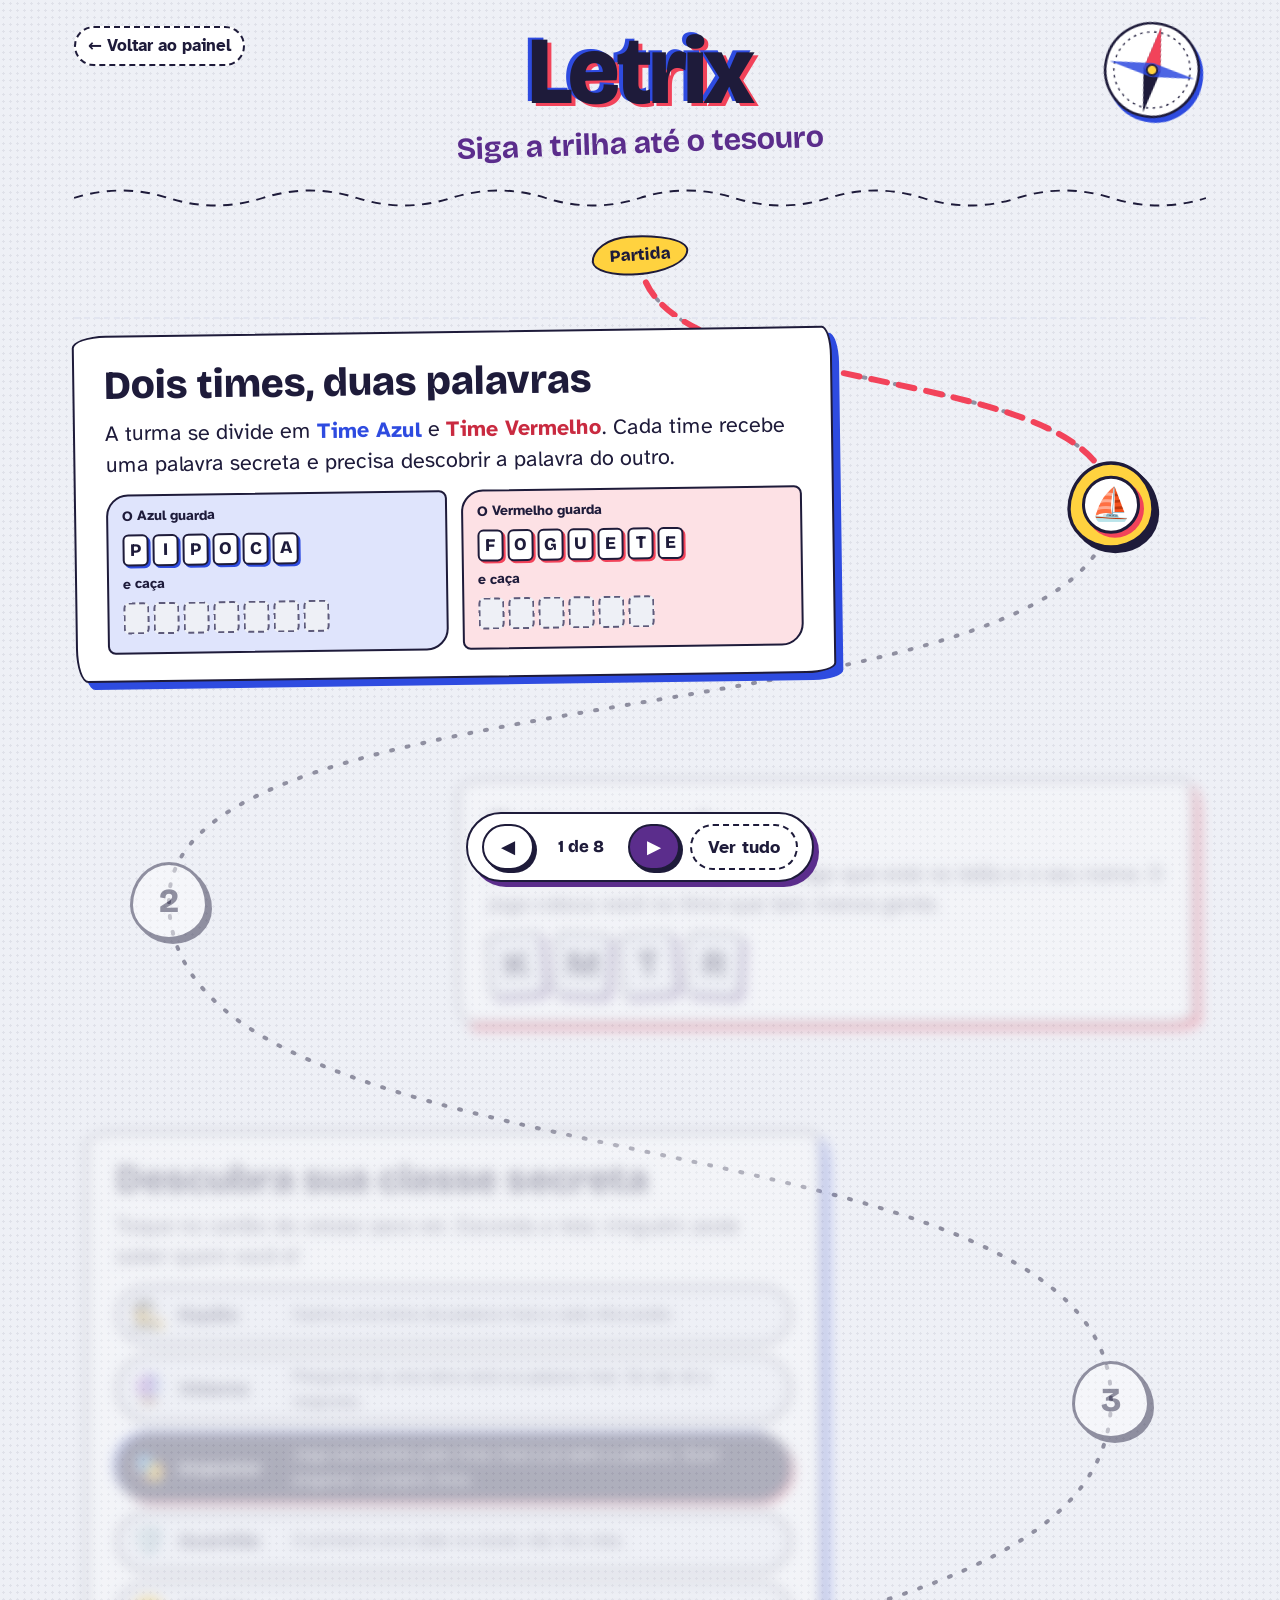
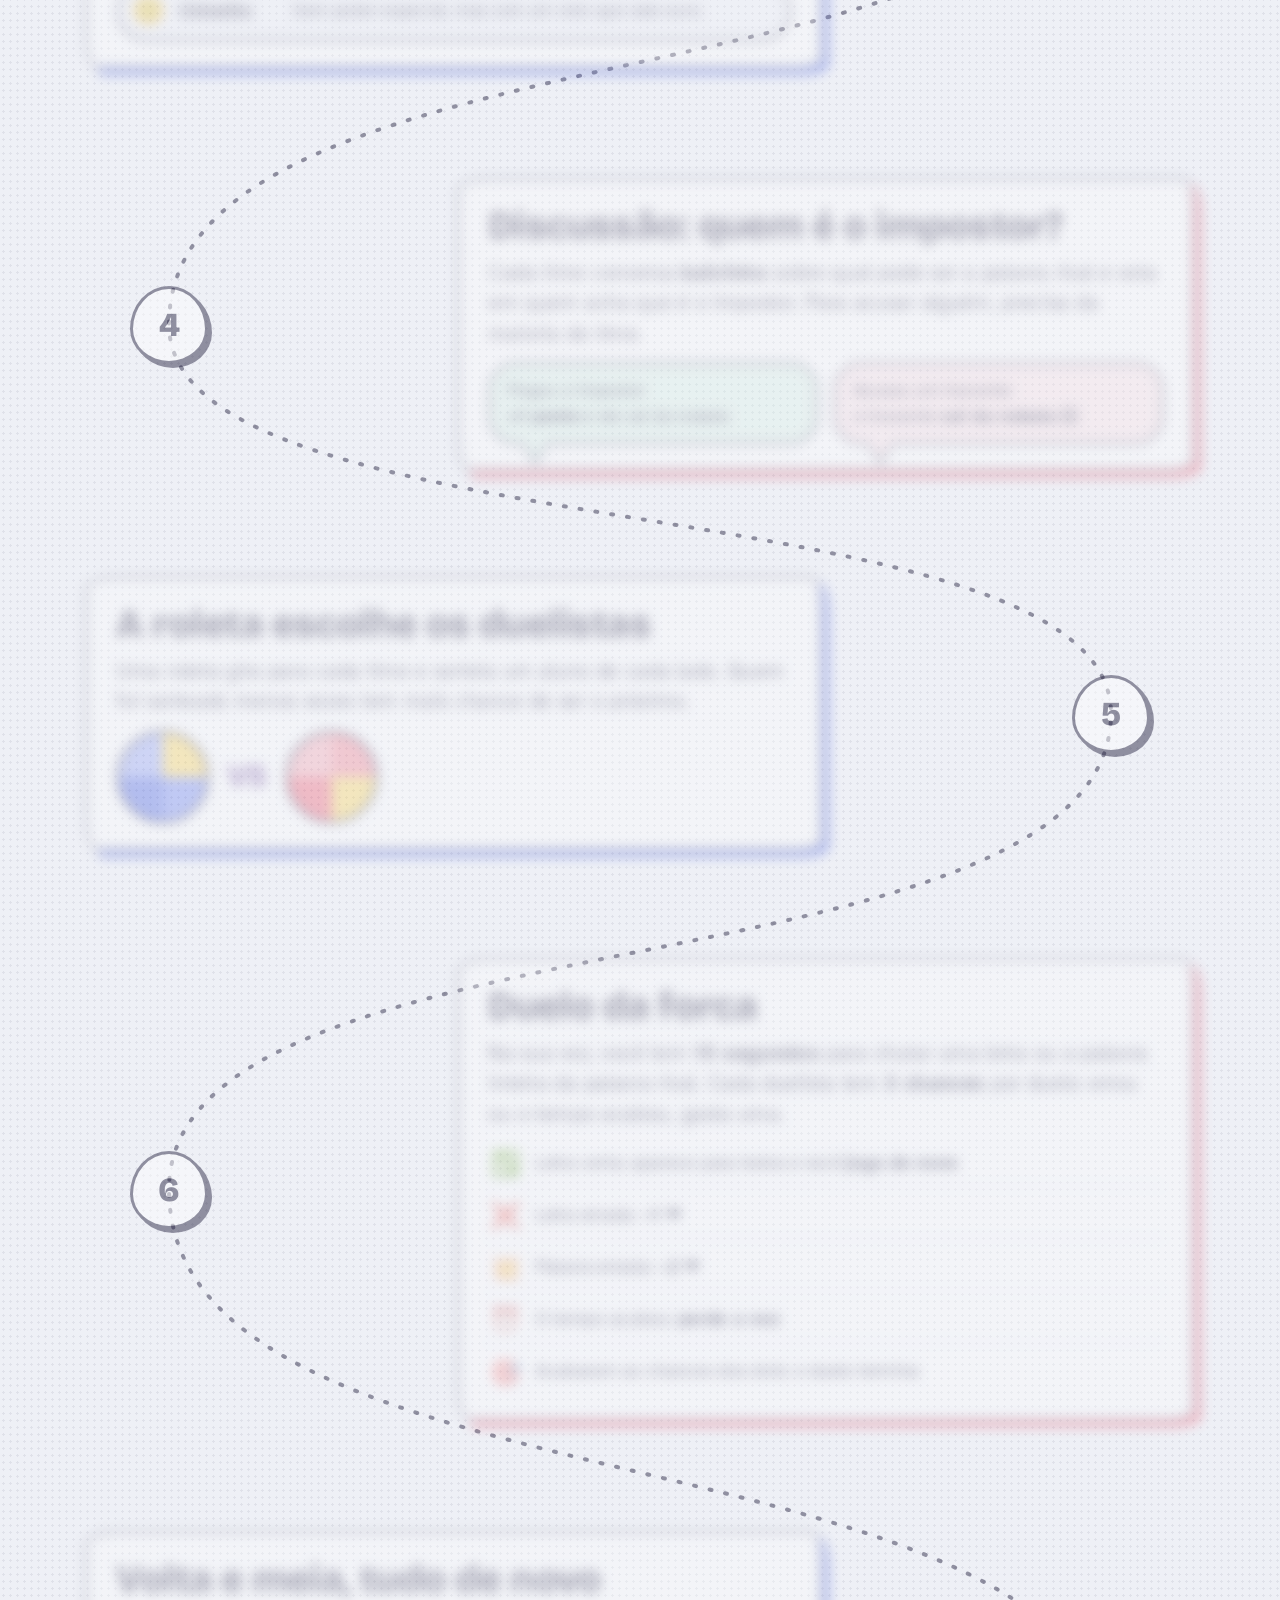
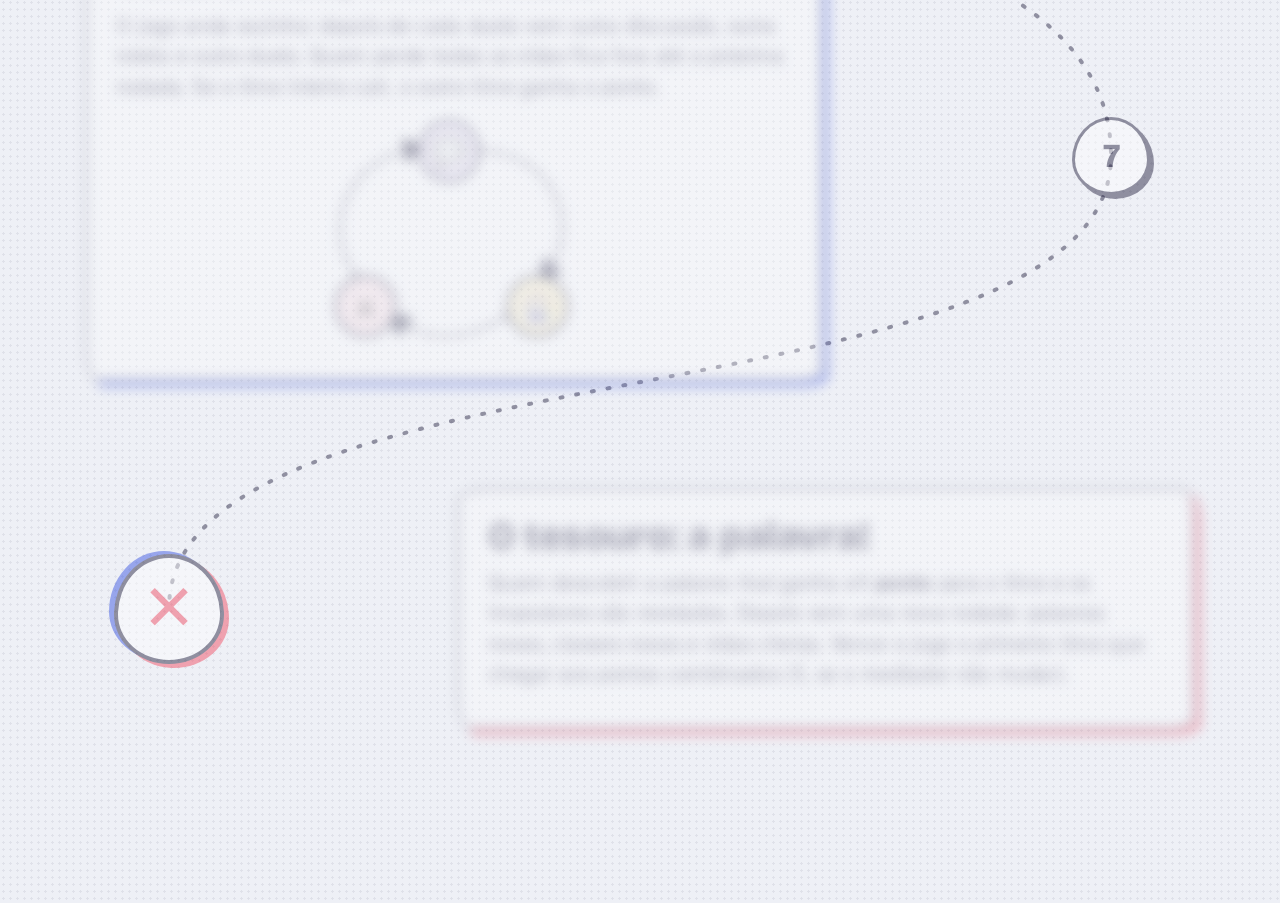
<file: como-jogar.html>
<!DOCTYPE html>
<html lang="pt-BR">
<head>
  <meta charset="UTF-8">
  <meta name="viewport" content="width=device-width, initial-scale=1.0">
  <title>Letrix — Como jogar</title>
  <link rel="preconnect" href="https://fonts.googleapis.com">
  <link rel="preconnect" href="https://fonts.gstatic.com" crossorigin>
  <link rel="stylesheet" href="https://fonts.googleapis.com/css2?family=Atkinson+Hyperlegible:wght@400;700&family=Bricolage+Grotesque:opsz,wght@12..96,700;12..96,800&display=swap">
  <link rel="stylesheet" href="css/style.css?v=2">
  <link rel="stylesheet" href="css/mapa.css?v=2">
</head>
<body class="mapa">

  <header class="map-head">
    <a class="back" id="back" href="professor.html">← Voltar ao painel</a>
    <div class="title-block">
      <h1 class="logo">Letrix</h1>
      <p class="tagline">Siga a trilha até o tesouro</p>
    </div>
    <svg class="compass" viewBox="0 0 120 120" aria-hidden="true">
      <circle cx="60" cy="60" r="54" fill="#fff" stroke="#1e1b3a" stroke-width="3"/>
      <circle cx="60" cy="60" r="44" fill="none" stroke="#1e1b3a" stroke-width="1.5" stroke-dasharray="3 5"/>
      <path d="M60 10 L70 60 L60 110 L50 60 Z" fill="#1e1b3a"/>
      <path d="M60 10 L70 60 L50 60 Z" fill="#f2435a"/>
      <path d="M10 60 L60 52 L110 60 L60 68 Z" fill="#2e4be0" opacity=".85"/>
      <circle cx="60" cy="60" r="6" fill="#ffd23f" stroke="#1e1b3a" stroke-width="2"/>
      <text x="60" y="8" text-anchor="middle" font-size="0">N</text>
    </svg>
    <svg class="coast" viewBox="0 0 1200 40" preserveAspectRatio="none" aria-hidden="true">
      <path d="M0 20 Q 50 0 100 20 T 200 20 T 300 20 T 400 20 T 500 20 T 600 20 T 700 20 T 800 20 T 900 20 T 1000 20 T 1100 20 T 1200 20"
            fill="none" stroke="#1e1b3a" stroke-width="2.5" stroke-dasharray="10 8"/>
    </svg>
  </header>

  <main class="map" id="map">
    <svg class="trail" id="trail" aria-hidden="true">
      <defs>
        <mask id="trail-mask" maskUnits="userSpaceOnUse">
          <path id="trail-reveal" fill="none" stroke="#fff" stroke-width="30" stroke-linecap="round"/>
        </mask>
      </defs>
      <path id="trail-bg" class="trail-bg"/>
      <path id="trail-done" class="trail-done" mask="url(#trail-mask)"/>
    </svg>
    <div class="start-mark" id="start">Partida</div>
    <div class="token" id="token" aria-hidden="true">⛵</div>

    <!-- 1 -->
    <section class="stop">
      <div class="stop-card">
        <h2>Dois times, duas palavras</h2>
        <p>A turma se divide em <b class="ink-a">Time Azul</b> e <b class="ink-b">Time Vermelho</b>.
          Cada time recebe uma palavra secreta e precisa descobrir a palavra do outro.</p>
        <div class="two-words">
          <div class="mini team-a">
            <small>O Azul guarda</small>
            <div class="mask small"><span class="slot open">P</span><span class="slot open">I</span><span class="slot open">P</span><span class="slot open">O</span><span class="slot open">C</span><span class="slot open">A</span></div>
            <small>e caça</small>
            <div class="mask small"><span class="slot"></span><span class="slot"></span><span class="slot"></span><span class="slot"></span><span class="slot"></span><span class="slot"></span><span class="slot"></span></div>
          </div>
          <div class="mini team-b">
            <small>O Vermelho guarda</small>
            <div class="mask small"><span class="slot open">F</span><span class="slot open">O</span><span class="slot open">G</span><span class="slot open">U</span><span class="slot open">E</span><span class="slot open">T</span><span class="slot open">E</span></div>
            <small>e caça</small>
            <div class="mask small"><span class="slot"></span><span class="slot"></span><span class="slot"></span><span class="slot"></span><span class="slot"></span><span class="slot"></span></div>
          </div>
        </div>
      </div>
      <button class="pin" type="button" aria-label="Parada 1">1</button>
    </section>

    <!-- 2 -->
    <section class="stop">
      <div class="stop-card">
        <h2>Entre na sala</h2>
        <p>Abra o link no celular, digite o código que está no telão e o seu nome.
          O jogo coloca você no time que tem menos gente.</p>
        <div class="code-tiles" aria-label="Exemplo de código">
          <span>K</span><span>M</span><span>T</span><span>R</span>
        </div>
      </div>
      <button class="pin" type="button" aria-label="Parada 2">2</button>
    </section>

    <!-- 3 -->
    <section class="stop">
      <div class="stop-card">
        <h2>Descubra sua classe secreta</h2>
        <p>Toque no cartão do celular para ver. Esconda a tela: ninguém pode saber quem você é!</p>
        <ul class="roles">
          <li><span class="r-emoji">🕵️</span><b>Espião</b><span>Ganha uma letra da palavra rival a cada discussão.</span></li>
          <li><span class="r-emoji">🔮</span><b>Vidente</b><span>Pergunta se uma letra está na palavra rival. Só ele vê a resposta.</span></li>
          <li class="r-impostor"><span class="r-emoji">🎭</span><b>Impostor</b><span>Joga escondido pelo time rival e já sabe a palavra. Quer enganar o próprio time.</span></li>
          <li><span class="r-emoji">🛡️</span><b>Guardião</b><span>O primeiro erro dele no duelo não tira vida.</span></li>
          <li><span class="r-emoji">🙂</span><b>Cidadão</b><span>Sem poder especial, mas com um voto que vale ouro.</span></li>
        </ul>
      </div>
      <button class="pin" type="button" aria-label="Parada 3">3</button>
    </section>

    <!-- 4 -->
    <section class="stop">
      <div class="stop-card">
        <h2>Discussão: quem é o impostor?</h2>
        <p>Cada time conversa <b>baixinho</b> sobre qual pode ser a palavra rival e vota em quem
          acha que é o impostor. Para acusar alguém, precisa da maioria do time.</p>
        <div class="outcomes">
          <div class="bubble good">Pegou o impostor<br><b>+1 ponto</b> e ele sai da rodada</div>
          <div class="bubble bad">Acusou um inocente<br>o inocente <b>sai da rodada</b> 😱</div>
        </div>
      </div>
      <button class="pin" type="button" aria-label="Parada 4">4</button>
    </section>

    <!-- 5 -->
    <section class="stop">
      <div class="stop-card">
        <h2>A roleta escolhe os duelistas</h2>
        <p>Uma roleta gira para cada time e sorteia um aluno de cada lado.
          Quem foi sorteado menos vezes tem mais chance de ser o próximo.</p>
        <div class="mini-wheels" aria-hidden="true">
          <div class="mini-wheel a"></div>
          <span class="vs-mini">VS</span>
          <div class="mini-wheel b"></div>
        </div>
      </div>
      <button class="pin" type="button" aria-label="Parada 5">5</button>
    </section>

    <!-- 6 -->
    <section class="stop">
      <div class="stop-card">
        <h2>Duelo da forca</h2>
        <p>Na sua vez, você tem <b>15 segundos</b> para chutar uma letra ou a palavra inteira da palavra rival.
          Cada duelista tem <b>3 chances</b> por duelo: errou ou o tempo acabou, gasta uma.</p>
        <ul class="rules">
          <li><span>✅</span>Letra certa: aparece para todos e você <b>joga de novo</b></li>
          <li><span>❌</span>Letra errada: <b>−1 ❤️</b></li>
          <li><span>💥</span>Palavra errada: <b>−2 ❤️</b></li>
          <li><span>⏰</span>O tempo acabou: <b>perde a vez</b></li>
          <li><span>🎯</span>Acabaram as chances dos dois: o duelo termina</li>
        </ul>
      </div>
      <button class="pin" type="button" aria-label="Parada 6">6</button>
    </section>

    <!-- 7 -->
    <section class="stop">
      <div class="stop-card">
        <h2>Volta e meia, tudo de novo</h2>
        <p>O jogo anda sozinho: depois de cada duelo vem outra discussão, outra roleta e outro duelo.
          Quem perde todas as vidas fica fora até a próxima rodada. Se o time inteiro cair, o outro time ganha o ponto.</p>
        <svg class="cycle" viewBox="0 0 260 200" role="img" aria-label="Discussão, roleta e duelo, em ciclo">
          <defs>
            <marker id="arrow" viewBox="0 0 10 10" refX="6" refY="5" markerWidth="7" markerHeight="7" orient="auto-start-reverse">
              <path d="M0 0 L10 5 L0 10 Z" fill="#1e1b3a"/>
            </marker>
          </defs>
          <path d="M150 30 C 215 30, 240 95, 205 135" fill="none" stroke="#1e1b3a" stroke-width="3" stroke-dasharray="7 6" marker-end="url(#arrow)"/>
          <path d="M175 168 C 140 190, 105 190, 80 170" fill="none" stroke="#1e1b3a" stroke-width="3" stroke-dasharray="7 6" marker-end="url(#arrow)"/>
          <path d="M48 135 C 18 95, 40 35, 100 28" fill="none" stroke="#1e1b3a" stroke-width="3" stroke-dasharray="7 6" marker-end="url(#arrow)"/>
          <g class="cyc"><circle cx="126" cy="30" r="25" fill="#ebe2f6" stroke="#1e1b3a" stroke-width="2.5"/><text x="126" y="39" text-anchor="middle" font-size="24">💬</text></g>
          <g class="cyc"><circle cx="200" cy="160" r="25" fill="#fff3c4" stroke="#1e1b3a" stroke-width="2.5"/><text x="200" y="169" text-anchor="middle" font-size="24">🎡</text></g>
          <g class="cyc"><circle cx="56" cy="160" r="25" fill="#fde1e5" stroke="#1e1b3a" stroke-width="2.5"/><text x="56" y="169" text-anchor="middle" font-size="24">⚔️</text></g>
        </svg>
      </div>
      <button class="pin" type="button" aria-label="Parada 7">7</button>
    </section>

    <!-- 8: tesouro -->
    <section class="stop treasure">
      <div class="stop-card">
        <h2>O tesouro: a palavra!</h2>
        <p>Quem descobrir a palavra rival ganha <b>+1 ponto</b> para o time e os impostores são revelados.
          Depois vem uma nova rodada: palavras novas, classes novas e vidas cheias.
          Vence o jogo o primeiro time que chegar aos pontos combinados (5, se o mediador não mudar).</p>
      </div>
      <button class="pin x" type="button" aria-label="Parada 8: tesouro">✕</button>
    </section>
  </main>

  <nav class="presenter" aria-label="Apresentação">
    <button id="prev" class="btn" type="button" aria-label="Parada anterior">◀</button>
    <span id="step-label" aria-live="polite">1 de 8</span>
    <button id="next" class="btn primary" type="button" aria-label="Próxima parada">▶</button>
    <button id="show-all" class="btn ghost" type="button">Ver tudo</button>
  </nav>

  <script src="js/mapa.js?v=2"></script>
</body>
</html>
</file>
<file: css/style.css>
/* =========================================================
   Letrix — visual "impressão risográfica"
   Dois times = duas tintas. Azul + vermelho sobrepostos = roxo (mediador / neutro).
   Sombras são "erro de registro" da impressora: blocos sólidos deslocados.
   ========================================================= */

:root {
  --paper: #eef0f6;
  --paper-2: #e2e5f0;
  --ink: #1e1b3a;
  --ink-soft: #5d5a7a;
  --blue: #2e4be0;
  --blue-tint: #dfe4fc;
  --red: #f2435a;
  --red-deep: #c92a40;
  --red-tint: #fde1e5;
  --over: #5b2d8c;          /* azul + vermelho */
  --over-tint: #ebe2f6;
  --yellow: #ffd23f;
  --green: #138a5b;
  --line: 2px solid var(--ink);
  --team: var(--over);      /* troca conforme o time */
  --team-tint: var(--over-tint);
  --display: 'Bricolage Grotesque', 'Arial Black', system-ui, sans-serif;
  --body: 'Atkinson Hyperlegible', 'Segoe UI', system-ui, sans-serif;
}
body.team-a, .team-a { --team: var(--blue); --team-tint: var(--blue-tint); }
body.team-b, .team-b { --team: var(--red); --team-tint: var(--red-tint); }

* { box-sizing: border-box; }

body {
  margin: 0;
  min-height: 100vh;
  font-family: var(--body);
  font-size: 1.05rem;
  line-height: 1.45;
  color: var(--ink);
  background-color: var(--paper);
  /* retícula leve, como papel impresso */
  background-image: radial-gradient(rgba(30, 27, 58, .07) 1px, transparent 1.2px);
  background-size: 7px 7px;
}
/* faixa de tinta no topo: mostra de que time é este celular */
body.aluno { border-top: 10px solid var(--team); }

.container { max-width: 1120px; margin: 0 auto; padding: 20px 16px 32px; }
.container.narrow { max-width: 520px; }

h1, h2, h3 { font-family: var(--display); line-height: 1.1; margin: 0 0 12px; }
h2 { font-size: 1.5rem; font-weight: 800; }
h3 { font-size: 1.15rem; font-weight: 700; }
small { font-size: .88rem; }
.muted { color: var(--ink-soft); }
.error { color: var(--red-deep); font-weight: 700; min-height: 1.2em; }

:focus-visible { outline: 3px solid var(--yellow); outline-offset: 2px; box-shadow: 0 0 0 5px var(--ink); }

/* ---------- Folhas (cards) ---------- */
.card {
  background: #fff;
  border: var(--line);
  border-radius: 6px;
  padding: 18px;
  margin-bottom: 18px;
  box-shadow: 5px 5px 0 var(--team);
}
.card.team-a, .card.team-b { box-shadow: 6px 6px 0 var(--team); }

/* ---------- Logo com erro de registro ---------- */
.logo {
  font-family: var(--display);
  font-size: clamp(3rem, 14vw, 4.6rem);
  font-weight: 800;
  letter-spacing: -.03em;
  line-height: .95;
  margin: 0 0 10px;
  color: var(--ink);
  text-shadow: -4px -2px 0 var(--blue), 4px 3px 0 var(--red);
}

/* ---------- Entrada ---------- */
.join { text-align: center; margin-top: 7vh; padding: 28px 22px; box-shadow: 8px 8px 0 var(--over); }
.join h2 { font-size: 1.2rem; color: var(--over); }

label { display: block; text-align: left; font-weight: 700; margin: 12px 0; }
input {
  width: 100%;
  margin-top: 6px;
  padding: 12px 14px;
  font: inherit;
  font-size: 1.1rem;
  color: var(--ink);
  background: var(--paper);
  border: var(--line);
  border-radius: 6px;
  outline: none;
}
input:focus { background: #fff; box-shadow: 3px 3px 0 var(--team); }
#join-code, #open-code {
  font-family: var(--display);
  font-size: 1.6rem;
  font-weight: 800;
  text-transform: uppercase;
  letter-spacing: .3em;
  text-align: center;
}
label.inline { display: flex; align-items: center; justify-content: space-between; gap: 10px; font-weight: 400; }
label.inline input { width: 84px; margin: 0; text-align: center; font-weight: 700; }

/* ---------- Botões: carimbos que afundam ---------- */
.btn {
  font-family: var(--body);
  font-size: 1rem;
  font-weight: 700;
  padding: 10px 16px;
  color: var(--ink);
  background: #fff;
  border: var(--line);
  border-radius: 6px;
  box-shadow: 3px 3px 0 var(--ink);
  cursor: pointer;
  transition: transform .08s, box-shadow .08s;
}
.btn:hover:not(:disabled) { background: var(--paper); }
.btn:active:not(:disabled) { transform: translate(3px, 3px); box-shadow: 0 0 0 var(--ink); }
.btn:disabled { opacity: .4; cursor: not-allowed; box-shadow: none; }
.btn.primary, .btn.talk-btn { background: var(--over); color: #fff; }
.btn.primary:hover:not(:disabled), .btn.talk-btn:hover:not(:disabled) { background: #4a2273; }
.btn.spin { background: var(--yellow); }
.btn.spin:hover:not(:disabled) { background: #ffc800; }
.btn.danger { color: var(--red-deep); }
.btn.danger-solid { background: var(--red); color: #fff; }
.btn.ghost { background: transparent; box-shadow: none; border-style: dashed; }
.btn.big { width: 100%; padding: 15px; font-size: 1.15rem; margin-top: 10px; }
.btn.small { padding: 4px 9px; font-size: .85rem; box-shadow: 2px 2px 0 var(--ink); }
.btn.small:active:not(:disabled) { transform: translate(2px, 2px); }
#leave { display: block; margin: 8px auto 24px; }

.row { display: flex; gap: 8px; flex-wrap: wrap; align-items: center; }
.row.between { justify-content: space-between; }
.row input { flex: 1; margin: 0; }

/* ---------- Barra do topo ---------- */
.topbar {
  display: flex;
  align-items: center;
  justify-content: space-between;
  flex-wrap: wrap;
  gap: 10px 14px;
  margin-bottom: 18px;
  padding: 12px 16px;
  background: #fff;
  border: var(--line);
  border-radius: 6px;
}
.aluno .topbar strong { font-family: var(--display); font-size: 1.3rem; font-weight: 800; }
.chip {
  padding: 4px 12px;
  border-radius: 999px;
  background: var(--team);
  color: #fff;
  font-weight: 700;
  font-size: .95rem;
}
.professor .chip { background: var(--over); }

.code {
  font-family: var(--display);
  font-size: 3rem;
  font-weight: 800;
  letter-spacing: .14em;
  line-height: 1;
  color: var(--ink);
  text-shadow: -3px -1px 0 var(--blue), 3px 2px 0 var(--red);
}
.join-link { flex: 1; min-width: 200px; word-break: break-all; font-weight: 700; }

/* ---------- Placar: duas tintas lado a lado ---------- */
.scoreboard {
  display: grid;
  grid-template-columns: 1fr 1fr;
  margin-bottom: 18px;
  border: var(--line);
  border-radius: 6px;
  overflow: hidden;
  box-shadow: 5px 5px 0 var(--ink);
}
.score {
  padding: 10px 14px;
  color: #fff;
  font-weight: 700;
  display: flex;
  flex-direction: column;
  align-items: center;
}
.score.team-a { background: var(--blue); }
.score.team-b { background: var(--red); border-left: var(--line); }
.score b {
  font-family: var(--display);
  font-size: 2.6rem;
  font-weight: 800;
  line-height: 1;
  font-variant-numeric: tabular-nums;
}
.scoreboard.big .score { padding: 14px; }
.scoreboard.big .score b { font-size: 4.4rem; }
.score .row { justify-content: center; margin-top: 6px; }
.score .btn.small { background: rgba(255, 255, 255, .92); }

/* ---------- Status ---------- */
.status {
  text-align: center;
  font-family: var(--display);
  font-size: 1.25rem;
  font-weight: 700;
  background: var(--team-tint);
}
.pulse { animation: pulse 1s infinite alternate; }
@keyframes pulse { to { transform: scale(1.025); } }

/* ---------- Palavras ---------- */
.big-word {
  font-family: var(--display);
  font-size: 2.2rem;
  font-weight: 800;
  text-align: center;
  letter-spacing: .06em;
  margin: 4px 0;
  word-break: break-word;
  color: var(--team);
}
.my-word { background: var(--team-tint); border-style: dashed; box-shadow: none; }

/* Peças da forca: o elemento principal do jogo */
.mask { display: flex; flex-wrap: wrap; justify-content: center; gap: 6px; margin: 14px 0; }
.slot {
  width: 40px;
  height: 50px;
  display: inline-flex;
  align-items: center;
  justify-content: center;
  font-family: var(--display);
  font-size: 1.8rem;
  font-weight: 800;
  background: var(--paper);
  border: 2px dashed var(--ink-soft);
  border-radius: 6px;
}
.slot.open {
  background: #fff;
  border: var(--line);
  box-shadow: 3px 3px 0 var(--team);
  color: var(--ink);
  animation: stamp .35s ease-out;
}
.slot.dash { border: none; background: none; }
.piece { display: inline-flex; gap: inherit; }
.gap { width: 16px; }
.mask.small { gap: 4px; margin: 8px 0; }
.mask.small .slot { width: 26px; height: 32px; font-size: 1.1rem; }
.mask.small .slot.open { box-shadow: 2px 2px 0 var(--team); }
@keyframes stamp {
  0% { transform: scale(1.6) rotate(-6deg); opacity: 0; }
  70% { transform: scale(.94); opacity: 1; }
  100% { transform: scale(1); }
}

/* No painel, cada palavra é atacada pelo time rival: a peça leva a cor de quem descobriu */
.masks { display: grid; grid-template-columns: 1fr 1fr; gap: 16px; margin-top: 14px; }
.masks > div { background: var(--paper); border: var(--line); border-radius: 6px; padding: 12px; }
.masks > div:first-child { --team: var(--red); }
.masks > div:last-child { --team: var(--blue); }

/* ---------- Duelo ---------- */
.duel { text-align: center; box-shadow: 6px 6px 0 var(--yellow), 6px 6px 0 2px var(--ink); }
.duelists { display: flex; align-items: center; gap: 8px; }
.duelist-card {
  flex: 1;
  min-width: 0;
  padding: 10px;
  background: var(--team-tint);
  border: var(--line);
  border-radius: 6px;
  transition: transform .2s, box-shadow .2s, background .2s;
}
.duelist-card b {
  display: block;
  font-family: var(--display);
  font-size: 1.2rem;
  font-weight: 800;
  overflow-wrap: anywhere;
}
.duelist-card.active {
  background: var(--yellow);
  transform: translate(-2px, -2px);
  box-shadow: 5px 5px 0 var(--team);
}
.hearts { font-size: 1rem; letter-spacing: 1px; }
.vs-small { font-family: var(--display); font-weight: 800; font-size: 1.3rem; color: var(--over); }

.turn { font-family: var(--display); font-size: 1.35rem; font-weight: 800; margin: 14px 0 6px; }
.event { font-weight: 700; min-height: 1.4em; padding: 6px; }
.callout {
  background: var(--yellow);
  border: var(--line);
  border-radius: 6px;
  padding: 12px;
  font-family: var(--display);
  font-weight: 800;
  font-size: 1.2rem;
  margin: 10px 0;
  animation: pulse .6s infinite alternate;
}

/* ---------- Cronômetro: régua que encolhe ---------- */
.timer {
  position: relative;
  height: 32px;
  margin: 10px auto;
  max-width: 520px;
  background: var(--paper);
  border: var(--line);
  border-radius: 6px;
  overflow: hidden;
}
.timer-bar {
  height: 100%;
  width: 100%;
  background: var(--team);
  background-image: repeating-linear-gradient(-45deg, transparent 0 8px, rgba(255, 255, 255, .18) 8px 16px);
  transition: width .25s linear;
}
.timer-num {
  position: absolute;
  inset: 0;
  display: flex;
  align-items: center;
  justify-content: center;
  font-family: var(--display);
  font-weight: 800;
  font-size: 1.1rem;
  color: var(--ink);
  text-shadow: 0 0 4px #fff, 0 0 2px #fff;
}
.timer.urgent .timer-bar { background-color: var(--red); }
.timer.urgent .timer-num { animation: pulse .5s infinite alternate; }

/* ---------- Teclado ---------- */
.keyboard { display: grid; grid-template-columns: repeat(7, 1fr); gap: 6px; margin: 12px 0; }
.key {
  padding: 11px 0;
  font-family: var(--display);
  font-size: 1.25rem;
  font-weight: 800;
  color: var(--ink);
  background: #fff;
  border: var(--line);
  border-radius: 6px;
  box-shadow: 0 3px 0 var(--ink);
  cursor: pointer;
  transition: transform .06s, box-shadow .06s;
}
.key:not(:disabled):hover { background: var(--yellow); }
.key:not(:disabled):active { transform: translateY(3px); box-shadow: 0 0 0 var(--ink); }
.key:disabled { cursor: not-allowed; box-shadow: none; transform: translateY(3px); }
.key.hit { background: var(--green); color: #fff; }
.key.miss { background: var(--paper-2); color: var(--ink-soft); text-decoration: line-through; }
.key:disabled:not(.hit):not(.miss) { opacity: .4; }

.word-form { display: flex; gap: 8px; margin-bottom: 10px; }
.word-form input { margin: 0; }
.word-form .btn { white-space: nowrap; }

/* ---------- Listas ---------- */
.guess-list { list-style: none; padding: 0; margin: 12px 0 0; text-align: left; max-height: 260px; overflow-y: auto; }
.guess-list li {
  padding: 7px 12px;
  margin-bottom: 6px;
  background: var(--team-tint);
  border-left: 5px solid var(--team);
  border-radius: 0 6px 6px 0;
}
.guess-list li.muted { background: none; border: none; }

.names { list-style: none; padding: 0; margin: 0; display: flex; flex-wrap: wrap; gap: 8px; }
.names li { padding: 5px 12px; background: var(--team-tint); border: 1.5px solid var(--ink); border-radius: 999px; }
.names li.out, .players li.out { opacity: .45; text-decoration: line-through; }

/* ---------- Painel do mediador ---------- */
.grid { display: grid; grid-template-columns: 1fr 1fr; gap: 18px; margin-bottom: 18px; }
.grid > .card { margin-bottom: 0; }
.grid.tight { margin-bottom: 0; }

.current { margin-top: 14px; display: grid; gap: 8px; padding-top: 12px; border-top: 2px dashed var(--paper-2); }
.secret { filter: blur(7px); user-select: none; transition: filter .2s; }
.secret.visible { filter: none; user-select: auto; }

.controls { display: grid; gap: 8px; margin-bottom: 14px; }
.controls .btn.big { margin-top: 0; }

.arena { text-align: center; padding: 20px; }
.wheels { display: flex; align-items: flex-start; justify-content: center; gap: 16px; flex-wrap: wrap; }
.wheel-box { text-align: center; width: 300px; max-width: 100%; }
.wheel-box h3 { color: var(--team); font-size: 1.3rem; }
.wheel-box canvas { max-width: 100%; height: auto; }
.wheel-box .duelist-card { margin-top: 10px; }
.vs {
  align-self: center;
  font-family: var(--display);
  font-size: 3.4rem;
  font-weight: 800;
  color: var(--ink);
  text-shadow: -3px -1px 0 var(--blue), 3px 2px 0 var(--red);
}
.message { font-family: var(--display); font-size: 1.35rem; font-weight: 800; color: var(--over); min-height: 1.4em; }

.players { list-style: none; padding: 0; margin: 0; }
.players li {
  display: flex;
  justify-content: space-between;
  align-items: center;
  gap: 8px;
  padding: 8px 0;
  border-bottom: 1.5px dashed var(--paper-2);
}
.players li:last-child { border-bottom: none; }
.players li > span:first-child { display: flex; flex-wrap: wrap; align-items: baseline; gap: 4px 8px; font-weight: 700; }
.players li small { font-weight: 400; }
.players li > span:last-child { white-space: nowrap; }

/* ---------- Classe secreta: envelope lacrado ---------- */
.role-card {
  cursor: pointer;
  text-align: center;
  user-select: none;
  border-style: dashed;
  box-shadow: 5px 5px 0 var(--over);
  background-image: repeating-linear-gradient(45deg, transparent 0 10px, rgba(91, 45, 140, .05) 10px 20px);
}
.role-cover { font-size: 1.1rem; padding: 10px; }
.role-name { font-family: var(--display); font-size: 2rem; font-weight: 800; margin-bottom: 4px; }
.role-extra { margin: 10px 0; }
.role-extra .reveal {
  display: inline-block;
  font-family: var(--display);
  font-size: 1.5rem;
  padding: 0 6px;
  background: var(--yellow);
}
.role-card.role-impostor {
  border-style: solid;
  box-shadow: -5px -3px 0 var(--blue), 5px 4px 0 var(--red); /* registro "errado": nem um time, nem outro */
}
.role-card.role-espiao { box-shadow: 5px 5px 0 var(--green); }
.role-card.role-vidente { box-shadow: 5px 5px 0 var(--over); }
.role-card.role-guardiao { box-shadow: 5px 5px 0 var(--yellow), 5px 5px 0 2px var(--ink); }

/* ---------- Discussão e votação ---------- */
.talk { text-align: center; box-shadow: 6px 6px 0 var(--over); }
.talk h2 { color: var(--over); }
.talk h3 { margin-top: 18px; }
.vision { background: var(--over-tint); border: 2px dashed var(--over); border-radius: 6px; padding: 12px; margin-top: 14px; }
.vote-list { display: grid; gap: 8px; margin: 8px 0; }
.vote {
  display: flex;
  justify-content: space-between;
  padding: 12px 16px;
  font: inherit;
  font-weight: 700;
  color: var(--ink);
  background: #fff;
  border: var(--line);
  border-radius: 6px;
  box-shadow: 3px 3px 0 var(--ink);
  cursor: pointer;
}
.vote.chosen { background: var(--ink); color: #fff; box-shadow: 3px 3px 0 var(--team); }
.vote:disabled { opacity: .45; cursor: not-allowed; box-shadow: none; }
.vote-tally { list-style: none; padding: 0; margin: 0; text-align: left; }
.vote-tally li { display: flex; justify-content: space-between; padding: 6px 0; border-bottom: 1.5px dashed var(--paper-2); }

/* ---------- Efeitos das jogadas ---------- */
body::after {
  content: '';
  position: fixed;
  inset: 0;
  pointer-events: none;
  opacity: 0;
  z-index: 20;
}
body.fx-hit::after { background: rgba(19, 138, 91, .3); animation: flash .6s; }
body.fx-miss::after { background: rgba(242, 67, 90, .38); animation: flash .6s; }
body.fx-out::after { background: rgba(30, 27, 58, .6); animation: flash 1.2s; }
body.fx-win::after { background: rgba(255, 210, 63, .55); animation: flash 1.5s 2; }
body.fx-spin::after { background: rgba(91, 45, 140, .28); animation: flash .8s; }
body.fx-miss .container, body.fx-out .container { animation: shake .45s; }
body.fx-win .container { animation: bounce .6s 2; }
@keyframes flash { 0% { opacity: 1; } 100% { opacity: 0; } }
@keyframes shake {
  20%, 60% { transform: translateX(-10px); }
  40%, 80% { transform: translateX(10px); }
}
@keyframes bounce { 50% { transform: scale(1.02); } }

#toast {
  position: fixed;
  left: 50%;
  bottom: 24px;
  transform: translate(-50%, 140px);
  max-width: calc(100% - 32px);
  padding: 12px 20px;
  background: var(--ink);
  color: #fff;
  font-weight: 700;
  border-radius: 6px;
  box-shadow: 4px 4px 0 var(--yellow);
  transition: transform .25s;
  z-index: 30;
}
#toast.show { transform: translate(-50%, 0); }

/* ---------- Celular ---------- */
@media (max-width: 760px) {
  .grid, .masks { grid-template-columns: 1fr; }
  .vs { width: 100%; font-size: 2.4rem; }
  .code { font-size: 2.2rem; }
  .scoreboard.big .score b { font-size: 3rem; }
  .slot { width: 32px; height: 42px; font-size: 1.4rem; }
}
@media (max-width: 400px) {
  .slot { width: 27px; height: 36px; font-size: 1.2rem; }
  .keyboard { gap: 4px; }
  .key { font-size: 1.1rem; padding: 10px 0; }
  .word-form { flex-direction: column; }
}

@media (prefers-reduced-motion: reduce) {
  *, *::before, *::after { animation: none !important; transition: none !important; }
}

a.btn { display: inline-block; text-align: center; text-decoration: none; }
a.btn.big { display: block; }

/* ---------- Menu do topo (painel do mediador) ---------- */
.menu {
  display: flex;
  align-items: center;
  justify-content: space-between;
  gap: 16px;
  padding: 10px max(16px, calc((100% - 1088px) / 2));  /* alinha com o conteúdo */
  background: #fff;
  border-bottom: var(--line);
  box-shadow: 0 4px 0 var(--over);
  margin-bottom: 8px;
}
.menu-brand {
  font-family: var(--display);
  font-size: 1.6rem;
  font-weight: 800;
  letter-spacing: -.02em;
  text-shadow: -2px -1px 0 var(--blue), 2px 2px 0 var(--red);
}
.menu-link {
  font-family: var(--display);
  font-size: 1.15rem;
  font-weight: 700;
  color: var(--ink);
  text-decoration: none;
  padding: 6px 16px;
  border: 2px solid transparent;
  border-radius: 999px;
}
.menu-link:hover { background: var(--yellow); border-color: var(--ink); }

/* ---------- Ciclo automático ---------- */
.goal {
  margin: -6px 0 16px;
  text-align: center;
  font-family: var(--display);
  font-weight: 700;
  color: var(--over);
}
.chances { font-weight: 700; color: var(--ink-soft); margin-bottom: 4px; }
.next-info {
  min-height: 1.4em;
  margin: 6px 0 0;
  font-family: var(--display);
  font-weight: 700;
  color: var(--over);
}
.run-controls { flex-wrap: nowrap; }
.run-controls .btn.big { margin-top: 0; }
.status.final { background: var(--yellow); font-size: 1.5rem; }

textarea {
  width: 100%;
  margin-top: 6px;
  padding: 10px 12px;
  font: inherit;
  color: var(--ink);
  background: var(--paper);
  border: var(--line);
  border-radius: 6px;
  resize: vertical;
  outline: none;
}
textarea:focus { background: #fff; box-shadow: 3px 3px 0 var(--over); }
.secret:focus { filter: none; user-select: auto; }   /* dá para editar mesmo com os segredos escondidos */

/* Mediador: faixa de aviso quando o jogo está pausado */
body.professor.paused .arena { box-shadow: 6px 6px 0 var(--yellow), 6px 6px 0 2px var(--ink); }
body.professor.paused .arena::before {
  content: '⏸ Jogo pausado';
  display: block;
  margin: -20px -20px 16px;
  padding: 8px;
  font-family: var(--display);
  font-weight: 800;
  background: var(--yellow);
  border-bottom: var(--line);
}

/* Aluno: tela de pausa por cima de tudo */
.paused-overlay {
  position: fixed;
  inset: 0;
  z-index: 25;
  display: grid;
  place-items: center;
  padding: 16px;
  background: rgba(238, 240, 246, .88);
  backdrop-filter: blur(3px);
}
.paused-overlay[hidden] { display: none; }
.paused-card {
  max-width: 360px;
  padding: 26px 24px;
  text-align: center;
  background: #fff;
  border: var(--line);
  border-radius: 30px 10px 30px 10px;
  box-shadow: 7px 7px 0 var(--yellow), 7px 7px 0 2px var(--ink);
}
.paused-icon { font-size: 3rem; line-height: 1; margin-bottom: 8px; }

/* ---------- Menu: links lado a lado ---------- */
.menu-links { display: flex; align-items: center; gap: 6px; }
button.menu-link { background: none; cursor: pointer; }

/* ---------- QR Code em tela cheia ---------- */
.qr-modal {
  position: fixed;
  inset: 0;
  z-index: 40;
  display: grid;
  place-items: center;
  padding: 16px;
  background: rgba(238, 240, 246, .94);
  background-image: radial-gradient(rgba(30, 27, 58, .08) 1px, transparent 1.2px);
  background-size: 7px 7px;
}
.qr-modal[hidden] { display: none; }
.qr-card {
  width: min(560px, 100%);
  max-height: 100%;
  overflow-y: auto;
  padding: 26px 28px 22px;
  text-align: center;
  background: #fff;
  border: var(--line);
  border-radius: 34px 10px 30px 12px / 12px 30px 10px 34px;
  box-shadow: -6px -4px 0 var(--blue), 7px 6px 0 var(--red);
}
.qr-card h2 { font-size: clamp(1.5rem, 3.5vw, 2.2rem); margin-bottom: 14px; }
.qr-code {
  width: min(420px, 62vh, 100%);
  margin: 0 auto;
  padding: 10px;
  background: #fff;
  border: var(--line);
  border-radius: 10px;
}
.qr-code svg { display: block; width: 100%; height: auto; }
.qr-room { font-size: 1.3rem; margin: 16px 0 4px; }
.qr-room b {
  font-family: var(--display);
  font-size: 1.8rem;
  letter-spacing: .12em;
  text-shadow: -2px -1px 0 var(--blue), 2px 2px 0 var(--red);
}
.qr-link { font-weight: 700; color: var(--over); word-break: break-all; margin: 0 0 6px; }
</file>
<file: css/mapa.css>
/* Página "Como jogar" — mapa do tesouro (usa as cores de style.css) */

body.mapa { padding-bottom: 110px; overflow-x: hidden; }

/* ---------- Cabeçalho ---------- */
.map-head {
  position: relative;
  max-width: 1180px;
  margin: 0 auto;
  padding: 26px 24px 0;
  text-align: center;
}
.back {
  position: absolute;
  left: 24px;
  top: 26px;
  color: var(--ink);
  font-weight: 700;
  text-decoration: none;
  padding: 6px 12px;
  border: 2px dashed var(--ink);
  border-radius: 999px;
  background: #fff;
}
.back:hover { background: var(--yellow); }
.map-head .logo { font-size: clamp(3.4rem, 9vw, 6rem); margin-bottom: 0; }
.tagline {
  font-family: var(--display);
  font-size: clamp(1.3rem, 2.6vw, 1.9rem);
  font-weight: 700;
  color: var(--over);
  margin: 4px 0 0;
  transform: rotate(-2deg);
}
.compass {
  position: absolute;
  right: 26px;
  top: 18px;
  width: 104px;
  height: 104px;
  transform: rotate(12deg);
  filter: drop-shadow(4px 4px 0 var(--blue));
}
.coast { display: block; width: 100%; height: 30px; margin-top: 18px; }

/* ---------- Mapa ---------- */
.map {
  position: relative;
  max-width: 1180px;
  margin: 0 auto;
  padding: 90px 24px 40px;
}
.trail {
  position: absolute;
  inset: 0;
  width: 100%;
  height: 100%;
  overflow: visible;
  pointer-events: none;
  z-index: 0;
}
.trail-bg { fill: none; stroke: var(--ink); stroke-width: 4; stroke-dasharray: 2 14; stroke-linecap: round; opacity: .45; }
.trail-done { fill: none; stroke: var(--red); stroke-width: 6; stroke-dasharray: 16 12; stroke-linecap: round; }

.start-mark {
  position: absolute;
  top: 22px;
  left: 50%;
  transform: translateX(-50%) rotate(-4deg);
  padding: 6px 16px;
  font-family: var(--display);
  font-weight: 800;
  background: var(--yellow);
  border: var(--line);
  border-radius: 40% 60% 55% 45% / 60% 45% 55% 40%;
  z-index: 2;
}

.token {
  position: absolute;
  left: 0;
  top: 0;
  width: 58px;
  height: 58px;
  margin: -29px 0 0 -29px;
  display: grid;
  place-items: center;
  font-size: 2rem;
  background: #fff;
  border: 3px solid var(--ink);
  border-radius: 50%;
  box-shadow: 4px 4px 0 var(--red);
  z-index: 4;
  pointer-events: none;
}

/* Paradas: zigue-zague, cartão de um lado, alfinete do outro */
.stop {
  position: relative;
  display: grid;
  grid-template-columns: minmax(0, 1fr) 190px;
  align-items: center;
  margin-bottom: 96px;
  z-index: 1;
}
.stop:nth-of-type(even) { grid-template-columns: 190px minmax(0, 1fr); }
.stop:nth-of-type(even) .pin { order: -1; }
.stop:last-of-type { margin-bottom: 20px; }

.stop-card {
  max-width: 760px;
  padding: 26px 30px;
  background: #fff;
  border: var(--line);
  border-radius: 34px 10px 30px 12px / 12px 30px 10px 34px;  /* cantos tortos, como papel recortado */
  box-shadow: 7px 7px 0 var(--blue);
  transform: rotate(-.8deg);
  transition: filter .5s, opacity .5s, transform .5s;
}
.stop:nth-of-type(even) .stop-card {
  justify-self: end;
  box-shadow: 7px 7px 0 var(--red);
  transform: rotate(.8deg);
}
.stop-card h2 { font-size: clamp(1.7rem, 3.2vw, 2.5rem); font-weight: 800; color: var(--ink); margin-bottom: 10px; }
.stop-card p { font-size: clamp(1.1rem, 1.8vw, 1.35rem); margin: 0 0 14px; max-width: 62ch; }
.ink-a { color: var(--blue); }
.ink-b { color: var(--red-deep); }

.pin {
  justify-self: center;
  width: 78px;
  height: 78px;
  display: grid;
  place-items: center;
  font-family: var(--display);
  font-size: 2.1rem;
  font-weight: 800;
  color: var(--ink);
  background: #fff;
  border: 3px solid var(--ink);
  border-radius: 50% 50% 50% 50% / 55% 55% 45% 45%;
  box-shadow: 4px 4px 0 var(--ink);
  cursor: pointer;
  transition: background .3s, transform .3s;
}
.pin:hover { transform: rotate(-8deg) scale(1.05); }
.stop.done .pin { background: var(--over-tint); }
.stop.current .pin { background: var(--yellow); transform: scale(1.12); }
.pin.x {
  width: 110px;
  height: 110px;
  font-size: 4rem;
  color: var(--red);
  border-width: 4px;
  box-shadow: -5px -3px 0 var(--blue), 5px 4px 0 var(--red);
}
.treasure .stop-card { box-shadow: -6px -4px 0 var(--blue), 7px 6px 0 var(--red); }

/* Paradas ainda não visitadas ficam na névoa */
.stop.fog .stop-card { filter: blur(6px); opacity: .3; transform: rotate(0) scale(.97); }
.stop.fog .pin { opacity: .45; }

/* ---------- Conteúdo das paradas ---------- */
.two-words { display: flex; gap: 14px; flex-wrap: wrap; }
.mini {
  flex: 1;
  min-width: 220px;
  padding: 10px 14px;
  background: var(--team-tint);
  border: 2px solid var(--ink);
  border-radius: 22px 8px 22px 8px;
}
.mini small { display: block; font-weight: 700; }
.mini .mask { justify-content: flex-start; }

.code-tiles { display: flex; gap: 10px; }
.code-tiles span {
  width: 58px;
  height: 66px;
  display: grid;
  place-items: center;
  font-family: var(--display);
  font-size: 2.3rem;
  font-weight: 800;
  background: var(--paper);
  border: var(--line);
  border-radius: 8px;
  box-shadow: 3px 3px 0 var(--over);
}
.code-tiles span:nth-child(odd) { transform: rotate(-4deg); }
.code-tiles span:nth-child(even) { transform: rotate(3deg); }

.roles { list-style: none; padding: 0; margin: 0; display: grid; gap: 10px; }
.roles li {
  display: grid;
  grid-template-columns: 46px 110px 1fr;
  align-items: center;
  gap: 8px;
  padding: 8px 14px 8px 8px;
  font-size: 1.1rem;
  background: var(--paper);
  border: 2px solid var(--ink);
  border-radius: 999px;
}
.roles .r-emoji { font-size: 1.8rem; text-align: center; }
.roles b { font-family: var(--display); font-size: 1.2rem; }
.roles .r-impostor { background: var(--ink); color: #fff; box-shadow: -3px -2px 0 var(--blue), 3px 3px 0 var(--red); }

.outcomes { display: flex; gap: 16px; flex-wrap: wrap; }
.bubble {
  position: relative;
  flex: 1;
  min-width: 220px;
  padding: 14px 18px;
  font-size: 1.15rem;
  border: var(--line);
  border-radius: 28px;
}
.bubble::after {      /* rabinho de balão de fala */
  content: '';
  position: absolute;
  bottom: -14px;
  left: 34px;
  width: 22px;
  height: 22px;
  background: inherit;
  border-right: var(--line);
  border-bottom: var(--line);
  transform: rotate(45deg) skew(12deg, 12deg);
}
.bubble.good { background: #d8f3e6; }
.bubble.bad { background: var(--red-tint); }

.mini-wheels { display: flex; align-items: center; gap: 18px; }
.mini-wheel {
  width: 96px;
  height: 96px;
  border: 3px solid var(--ink);
  border-radius: 50%;
}
.mini-wheel.a { background: conic-gradient(var(--yellow) 0 25%, #5a72f0 0 50%, var(--blue) 0 75%, #8597f5 0); }
.mini-wheel.b { background: conic-gradient(#f7707f 0 25%, var(--yellow) 0 50%, var(--red) 0 75%, #fa9aa6 0); }
.stop.current .mini-wheel { animation: whirl 2.4s cubic-bezier(.2, .7, .2, 1) 1; }
.vs-mini { font-family: var(--display); font-size: 2rem; font-weight: 800; color: var(--over); }
@keyframes whirl { to { transform: rotate(1080deg); } }

.rules { list-style: none; padding: 0; margin: 0; display: grid; gap: 8px; }
.rules li {
  position: relative;
  font-size: 1.2rem;
  padding: 8px 0 8px 48px;
  border-bottom: 2px dashed var(--paper-2);
}
.rules li:last-child { border-bottom: none; }
.rules li span { position: absolute; left: 0; top: 50%; transform: translateY(-50%); font-size: 1.6rem; width: 36px; text-align: center; }

.cycle { display: block; width: 320px; max-width: 100%; height: auto; margin: 0 auto; }

/* ---------- Controles de apresentação ---------- */
.presenter {
  position: fixed;
  left: 50%;
  bottom: 18px;
  transform: translateX(-50%);
  display: flex;
  align-items: center;
  gap: 10px;
  padding: 10px 14px;
  background: #fff;
  border: var(--line);
  border-radius: 999px;
  box-shadow: 5px 5px 0 var(--over);
  z-index: 10;
}
.presenter .btn { border-radius: 999px; min-width: 52px; font-size: 1.15rem; }
#step-label { font-family: var(--display); font-weight: 800; min-width: 74px; text-align: center; }
body.all .presenter #prev, body.all .presenter #next, body.all #step-label { display: none; }

/* ---------- Celular / tela estreita ---------- */
@media (max-width: 800px) {
  .compass { width: 64px; height: 64px; right: 12px; top: 70px; }
  .back { position: static; display: inline-block; margin-bottom: 14px; }
  .map { padding: 80px 12px 30px; }
  .stop, .stop:nth-of-type(even) { grid-template-columns: 74px minmax(0, 1fr); margin-bottom: 60px; }
  .stop .pin { order: -1; width: 56px; height: 56px; font-size: 1.5rem; }
  .pin.x { width: 64px; height: 64px; font-size: 2.4rem; }
  .stop-card { padding: 18px; }
  .roles li { grid-template-columns: 36px 1fr; border-radius: 18px; }
  .roles li > span:last-child { grid-column: 1 / -1; }
}

@media (prefers-reduced-motion: reduce) {
  .stop-card { transition: none; }
}

@media print {
  .presenter, .token, .back { display: none; }
  .stop.fog .stop-card { filter: none; opacity: 1; }
}
</file>
